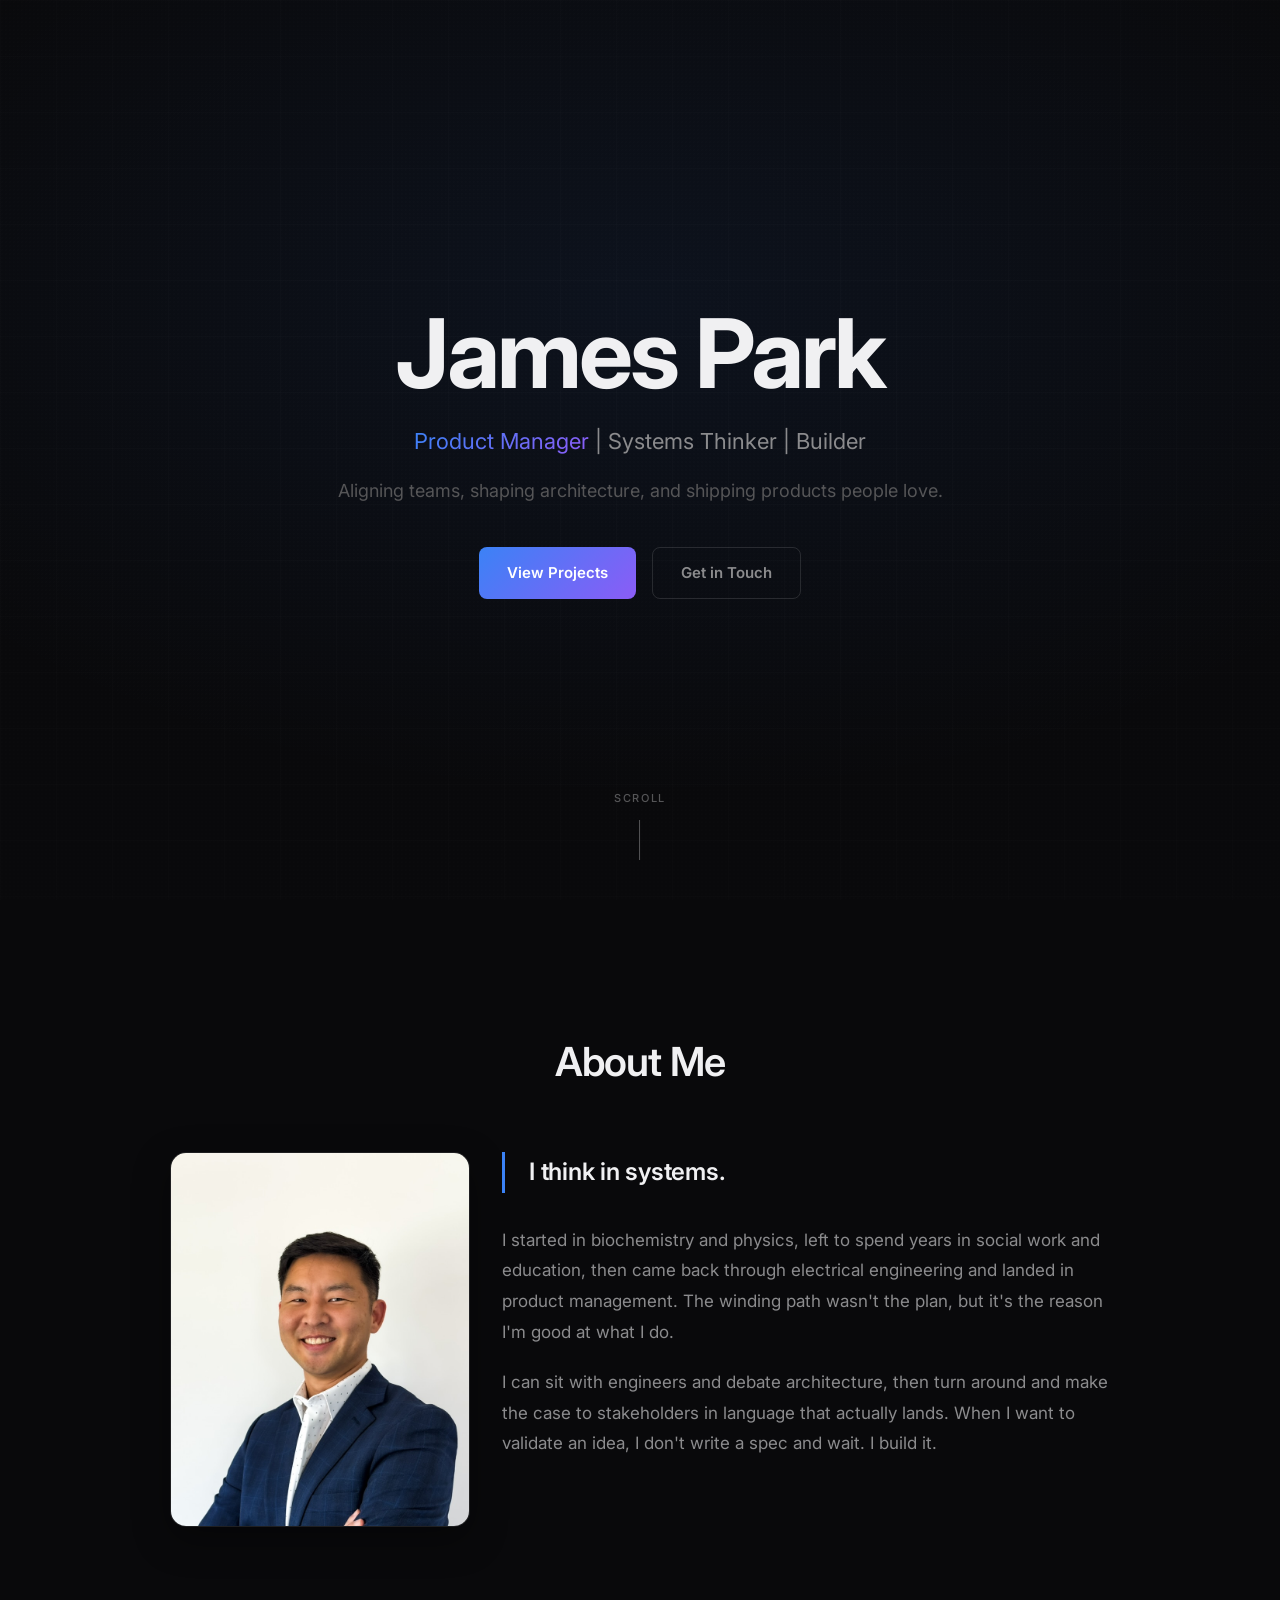
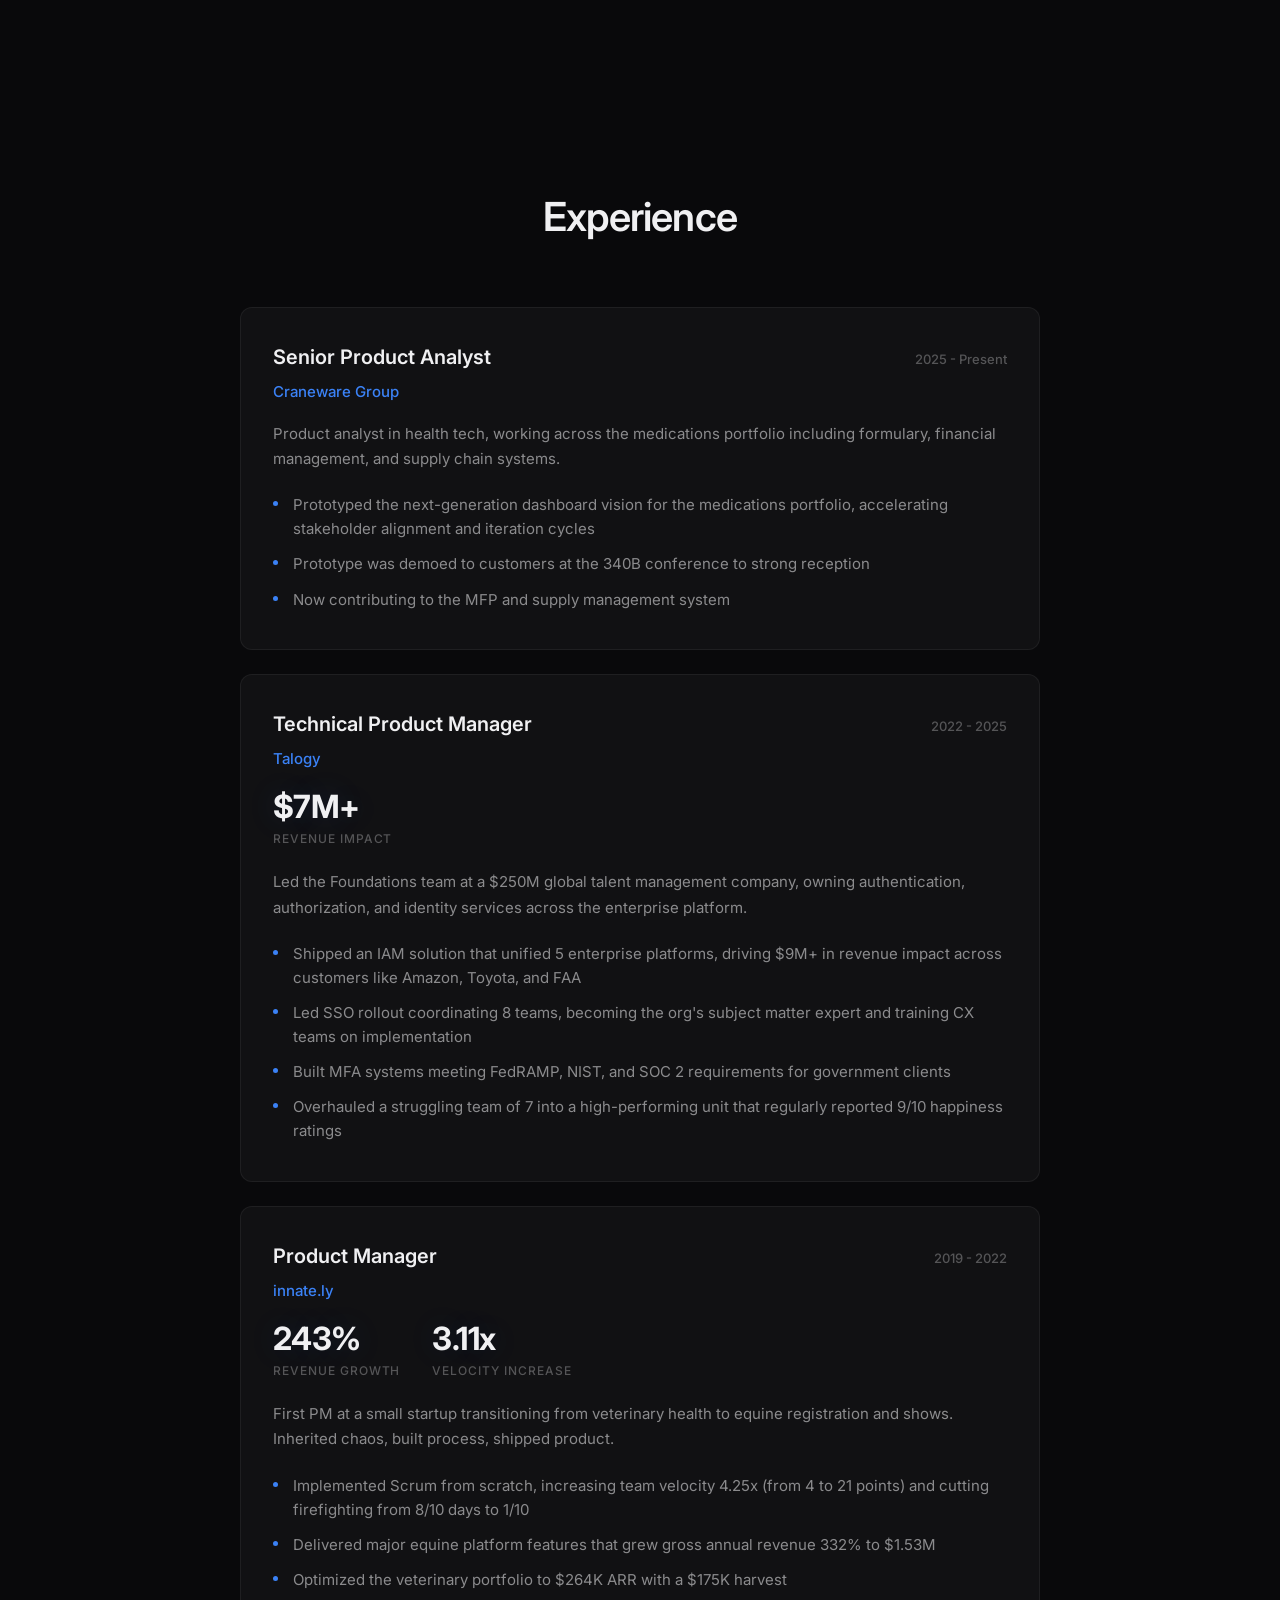
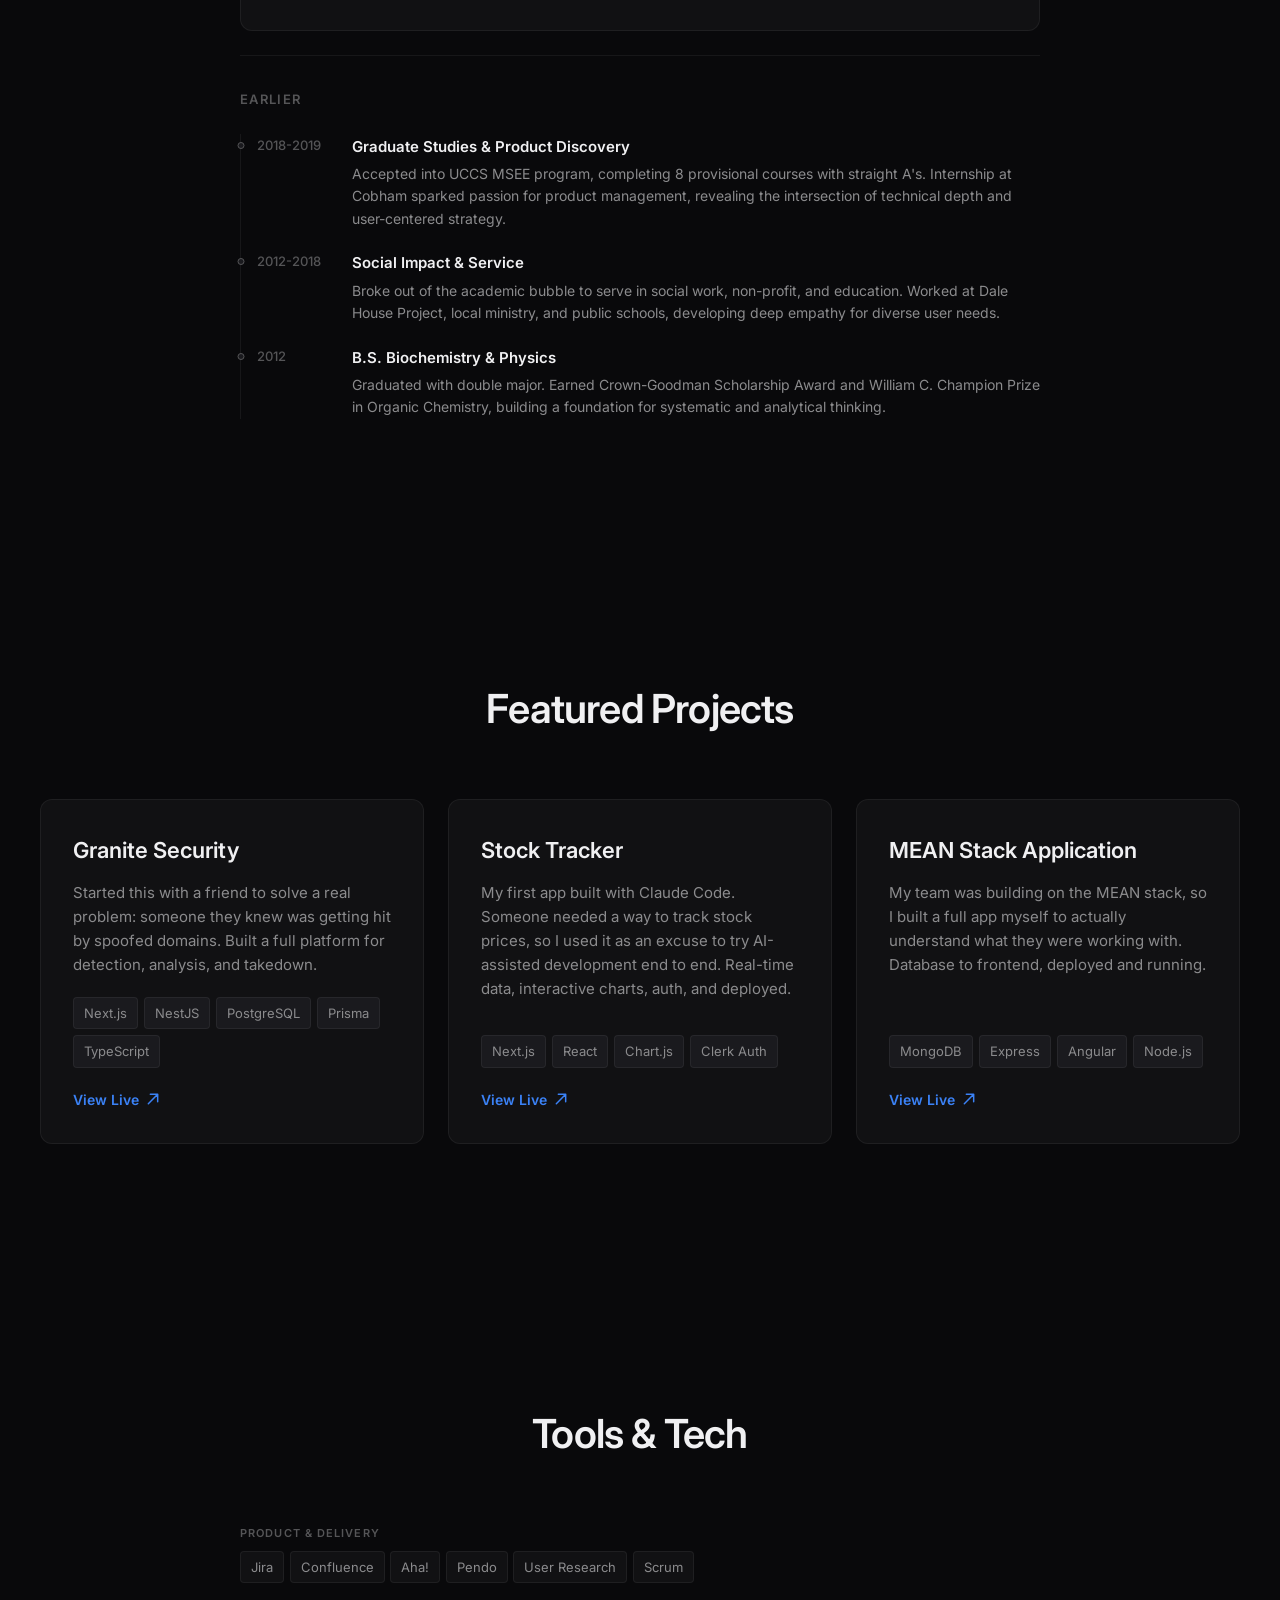
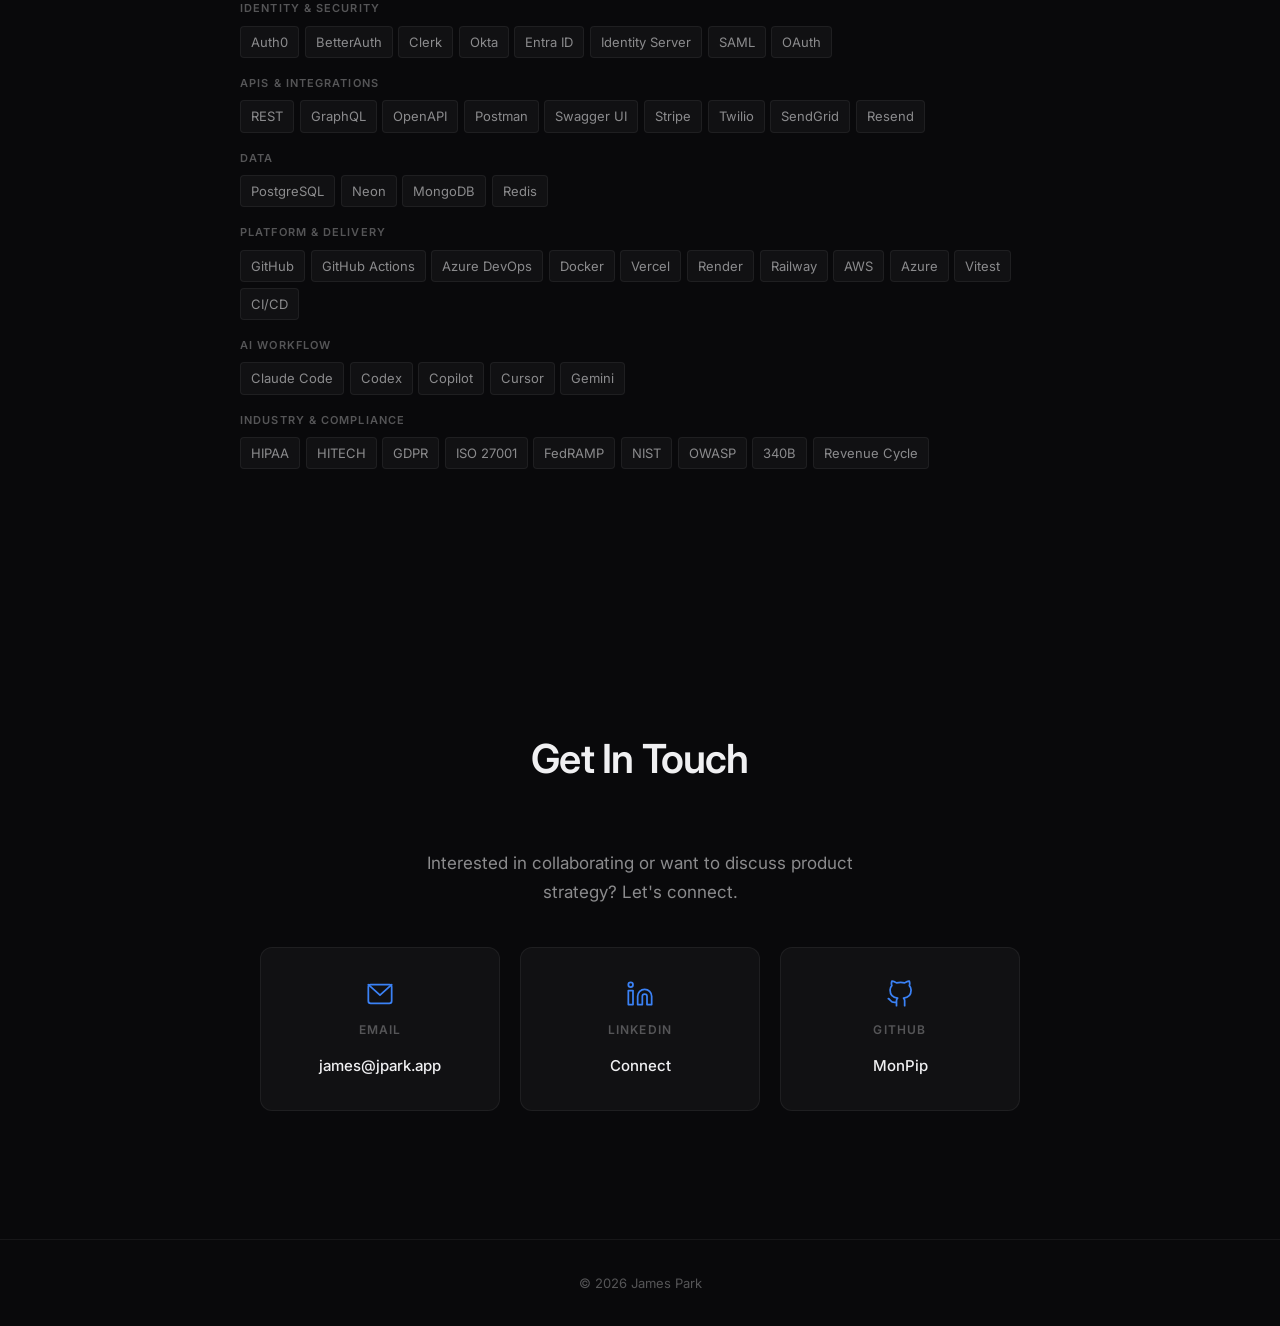
<file: index.html>
<!DOCTYPE html>
<html lang="en">
<head>
    <meta charset="UTF-8">
    <meta name="viewport" content="width=device-width, initial-scale=1.0">
    <meta name="description" content="James Park - Product & Engineering leader specializing in architecture, strategy, and code prototyping">
    <title>James Park | Product & Engineering</title>
    <link rel="preconnect" href="https://fonts.googleapis.com">
    <link rel="preconnect" href="https://fonts.gstatic.com" crossorigin>
    <link href="https://fonts.googleapis.com/css2?family=Inter:wght@400;500;600;700&display=swap" rel="stylesheet">
    <link rel="stylesheet" href="styles.css">
</head>
<body>
    <!-- Cursor Glow -->
    <div id="cursor-glow" class="cursor-glow"></div>

    <!-- Navigation -->
    <nav id="navbar" class="navbar">
        <div class="nav-container">
            <a href="#hero" class="logo">
                <span class="logo-full">James Park</span>
                <span class="logo-short">JP</span>
            </a>
            <ul class="nav-menu">
                <li><a href="#about" class="nav-link">About</a></li>
                <li><a href="#experience" class="nav-link">Experience</a></li>
                <li><a href="#projects" class="nav-link">Projects</a></li>
                <li><a href="#tools" class="nav-link">Tools</a></li>
                <li><a href="#contact" class="nav-link">Contact</a></li>
            </ul>
        </div>
    </nav>

    <!-- Hero Section -->
    <section id="hero" class="hero">
        <div class="hero-bg" aria-hidden="true">
            <div class="hero-bg-grid"></div>
            <div class="hero-bg-noise"></div>
            <div class="hero-bg-vignette"></div>
        </div>
        <div class="hero-content">
            <h1 class="hero-title">James Park</h1>
            <p class="hero-subtitle">
                <span class="gradient-text">Product Manager</span> | Systems Thinker | Builder
            </p>
            <p class="hero-tagline">Aligning teams, shaping architecture, and shipping products people love.</p>
            <div class="hero-ctas">
                <a href="#projects" class="btn btn-primary">View Projects</a>
                <a href="#contact" class="btn btn-ghost">Get in Touch</a>
            </div>
        </div>
        <div class="scroll-indicator">
            <span>Scroll</span>
            <div class="scroll-line"></div>
        </div>
    </section>

    <!-- About Section -->
    <section id="about" class="section">
        <div class="container">
            <h2 class="section-title reveal">About Me</h2>
            <div class="about-content">
                <figure class="about-photo reveal">
                    <img
                        src="assets/2F17AF4E-AFAC-4EE3-B59D-8B2DBE8F120E_1_105_c.jpeg"
                        alt="James Park portrait"
                        loading="lazy"
                        decoding="async"
                    >
                </figure>
                <div class="about-copy">
                    <div class="about-pullquote reveal">
                        <p>I think in systems.</p>
                    </div>
                    <div class="about-text reveal">
                        <p>I started in biochemistry and physics, left to spend years in social work and education, then came back through electrical engineering and landed in product management. The winding path wasn't the plan, but it's the reason I'm good at what I do.</p>
                        <p>I can sit with engineers and debate architecture, then turn around and make the case to stakeholders in language that actually lands. When I want to validate an idea, I don't write a spec and wait. I build it.</p>
                    </div>
                </div>
            </div>
        </div>
    </section>

    <!-- Experience Section -->
    <section id="experience" class="section">
        <div class="container">
            <h2 class="section-title reveal">Experience</h2>
            <div class="experience-container">

                <div class="experience-entry reveal">
                    <div class="experience-header">
                        <div>
                            <h3>Senior Product Analyst</h3>
                            <span class="experience-company">Craneware Group</span>
                        </div>
                        <span class="experience-date">2025 - Present</span>
                    </div>
                    <p class="experience-summary">Product analyst in health tech, working across the medications portfolio including formulary, financial management, and supply chain systems.</p>
                    <ul class="experience-accomplishments">
                        <li>Prototyped the next-generation dashboard vision for the medications portfolio, accelerating stakeholder alignment and iteration cycles</li>
                        <li>Prototype was demoed to customers at the 340B conference to strong reception</li>
                        <li>Now contributing to the MFP and supply management system</li>
                    </ul>
                </div>

                <div class="experience-entry reveal">
                    <div class="experience-header">
                        <div>
                            <h3>Technical Product Manager</h3>
                            <span class="experience-company">Talogy</span>
                        </div>
                        <span class="experience-date">2022 - 2025</span>
                    </div>
                    <div class="stat-row">
                        <div class="stat-callout" data-target="9" data-prefix="$" data-suffix="M+">
                            <span class="stat-number">$0M+</span>
                            <span class="stat-label">Revenue Impact</span>
                        </div>
                    </div>
                    <p class="experience-summary">Led the Foundations team at a $250M global talent management company, owning authentication, authorization, and identity services across the enterprise platform.</p>
                    <ul class="experience-accomplishments">
                        <li>Shipped an IAM solution that unified 5 enterprise platforms, driving $9M+ in revenue impact across customers like Amazon, Toyota, and FAA</li>
                        <li>Led SSO rollout coordinating 8 teams, becoming the org's subject matter expert and training CX teams on implementation</li>
                        <li>Built MFA systems meeting FedRAMP, NIST, and SOC 2 requirements for government clients</li>
                        <li>Overhauled a struggling team of 7 into a high-performing unit that regularly reported 9/10 happiness ratings</li>
                    </ul>
                </div>

                <div class="experience-entry reveal">
                    <div class="experience-header">
                        <div>
                            <h3>Product Manager</h3>
                            <span class="experience-company">innate.ly</span>
                        </div>
                        <span class="experience-date">2019 - 2022</span>
                    </div>
                    <div class="stat-row">
                        <div class="stat-callout" data-target="332" data-suffix="%">
                            <span class="stat-number">0%</span>
                            <span class="stat-label">Revenue Growth</span>
                        </div>
                        <div class="stat-callout" data-target="4.25" data-suffix="x" data-decimals="2">
                            <span class="stat-number">0x</span>
                            <span class="stat-label">Velocity Increase</span>
                        </div>
                    </div>
                    <p class="experience-summary">First PM at a small startup transitioning from veterinary health to equine registration and shows. Inherited chaos, built process, shipped product.</p>
                    <ul class="experience-accomplishments">
                        <li>Implemented Scrum from scratch, increasing team velocity 4.25x (from 4 to 21 points) and cutting firefighting from 8/10 days to 1/10</li>
                        <li>Delivered major equine platform features that grew gross annual revenue 332% to $1.53M</li>
                        <li>Optimized the veterinary portfolio to $264K ARR with a $175K harvest</li>
                    </ul>
                </div>

                <div class="experience-earlier reveal">
                    <h4>Earlier</h4>
                    <div class="timeline">
                        <div class="timeline-item">
                            <span class="timeline-date">2018-2019</span>
                            <div class="timeline-content">
                                <strong>Graduate Studies & Product Discovery</strong>
                                <p>Accepted into UCCS MSEE program, completing 8 provisional courses with straight A's. Internship at Cobham sparked passion for product management, revealing the intersection of technical depth and user-centered strategy.</p>
                            </div>
                        </div>
                        <div class="timeline-item">
                            <span class="timeline-date">2012-2018</span>
                            <div class="timeline-content">
                                <strong>Social Impact & Service</strong>
                                <p>Broke out of the academic bubble to serve in social work, non-profit, and education. Worked at Dale House Project, local ministry, and public schools, developing deep empathy for diverse user needs.</p>
                            </div>
                        </div>
                        <div class="timeline-item">
                            <span class="timeline-date">2012</span>
                            <div class="timeline-content">
                                <strong>B.S. Biochemistry & Physics</strong>
                                <p>Graduated with double major. Earned Crown-Goodman Scholarship Award and William C. Champion Prize in Organic Chemistry, building a foundation for systematic and analytical thinking.</p>
                            </div>
                        </div>
                    </div>
                </div>

            </div>
        </div>
    </section>

    <!-- Projects Section -->
    <section id="projects" class="section">
        <div class="container container-wide">
            <h2 class="section-title reveal">Featured Projects</h2>
            <div class="projects-grid">

                <div class="project-card reveal" data-tilt>
                    <div class="project-card-glow"></div>
                    <div class="project-card-inner">
                        <div class="project-header">
                            <h3>Granite Security</h3>
                        </div>
                        <p class="project-description">Started this with a friend to solve a real problem: someone they knew was getting hit by spoofed domains. Built a full platform for detection, analysis, and takedown.</p>
                        <div class="project-tech">
                            <span class="tech-tag">Next.js</span>
                            <span class="tech-tag">NestJS</span>
                            <span class="tech-tag">PostgreSQL</span>
                            <span class="tech-tag">Prisma</span>
                            <span class="tech-tag">TypeScript</span>
                        </div>
                        <a href="https://www.granitesecurity.app" target="_blank" class="project-link">
                            View Live
                            <svg width="16" height="16" viewBox="0 0 16 16" fill="none"><path d="M3.33 12.67L12.67 3.33M12.67 3.33H5.33M12.67 3.33v7.34" stroke="currentColor" stroke-width="1.5" stroke-linecap="round" stroke-linejoin="round"/></svg>
                        </a>
                    </div>
                </div>

                <div class="project-card reveal" data-tilt>
                    <div class="project-card-glow"></div>
                    <div class="project-card-inner">
                        <div class="project-header">
                            <h3>Stock Tracker</h3>
                        </div>
                        <p class="project-description">My first app built with Claude Code. Someone needed a way to track stock prices, so I used it as an excuse to try AI-assisted development end to end. Real-time data, interactive charts, auth, and deployed.</p>
                        <div class="project-tech">
                            <span class="tech-tag">Next.js</span>
                            <span class="tech-tag">React</span>
                            <span class="tech-tag">Chart.js</span>
                            <span class="tech-tag">Clerk Auth</span>
                        </div>
                        <a href="https://stonks-nextjs.vercel.app/" target="_blank" class="project-link">
                            View Live
                            <svg width="16" height="16" viewBox="0 0 16 16" fill="none"><path d="M3.33 12.67L12.67 3.33M12.67 3.33H5.33M12.67 3.33v7.34" stroke="currentColor" stroke-width="1.5" stroke-linecap="round" stroke-linejoin="round"/></svg>
                        </a>
                    </div>
                </div>

                <div class="project-card reveal" data-tilt>
                    <div class="project-card-glow"></div>
                    <div class="project-card-inner">
                        <div class="project-header">
                            <h3>MEAN Stack Application</h3>
                        </div>
                        <p class="project-description">My team was building on the MEAN stack, so I built a full app myself to actually understand what they were working with. Database to frontend, deployed and running.</p>
                        <div class="project-tech">
                            <span class="tech-tag">MongoDB</span>
                            <span class="tech-tag">Express</span>
                            <span class="tech-tag">Angular</span>
                            <span class="tech-tag">Node.js</span>
                        </div>
                        <a href="https://meanstack2021.onrender.com/" target="_blank" class="project-link">
                            View Live
                            <svg width="16" height="16" viewBox="0 0 16 16" fill="none"><path d="M3.33 12.67L12.67 3.33M12.67 3.33H5.33M12.67 3.33v7.34" stroke="currentColor" stroke-width="1.5" stroke-linecap="round" stroke-linejoin="round"/></svg>
                        </a>
                    </div>
                </div>

            </div>
        </div>
    </section>

    <!-- Tools & Tech Section -->
    <section id="tools" class="section">
        <div class="container">
            <h2 class="section-title reveal">Tools & Tech</h2>
            <div class="tools-strip reveal">
                <div class="tools-group">
                    <span class="tools-label">Product & Delivery</span>
                    <div class="tools-tags">
                        <span class="tool-tag">Jira</span>
                        <span class="tool-tag">Confluence</span>
                        <span class="tool-tag">Aha!</span>
                        <span class="tool-tag">Pendo</span>
                        <span class="tool-tag">User Research</span>
                        <span class="tool-tag">Scrum</span>
                    </div>
                </div>
                <div class="tools-group">
                    <span class="tools-label">Identity & Security</span>
                    <div class="tools-tags">
                        <span class="tool-tag">Auth0</span>
                        <span class="tool-tag">BetterAuth</span>
                        <span class="tool-tag">Clerk</span>
                        <span class="tool-tag">Okta</span>
                        <span class="tool-tag">Entra ID</span>
                        <span class="tool-tag">Identity Server</span>
                        <span class="tool-tag">SAML</span>
                        <span class="tool-tag">OAuth</span>
                    </div>
                </div>
                <div class="tools-group">
                    <span class="tools-label">APIs & Integrations</span>
                    <div class="tools-tags">
                        <span class="tool-tag">REST</span>
                        <span class="tool-tag">GraphQL</span>
                        <span class="tool-tag">OpenAPI</span>
                        <span class="tool-tag">Postman</span>
                        <span class="tool-tag">Swagger UI</span>
                        <span class="tool-tag">Stripe</span>
                        <span class="tool-tag">Twilio</span>
                        <span class="tool-tag">SendGrid</span>
                        <span class="tool-tag">Resend</span>
                    </div>
                </div>
                <div class="tools-group">
                    <span class="tools-label">Data</span>
                    <div class="tools-tags">
                        <span class="tool-tag">PostgreSQL</span>
                        <span class="tool-tag">Neon</span>
                        <span class="tool-tag">MongoDB</span>
                        <span class="tool-tag">Redis</span>
                    </div>
                </div>
                <div class="tools-group">
                    <span class="tools-label">Platform & Delivery</span>
                    <div class="tools-tags">
                        <span class="tool-tag">GitHub</span>
                        <span class="tool-tag">GitHub Actions</span>
                        <span class="tool-tag">Azure DevOps</span>
                        <span class="tool-tag">Docker</span>
                        <span class="tool-tag">Vercel</span>
                        <span class="tool-tag">Render</span>
                        <span class="tool-tag">Railway</span>
                        <span class="tool-tag">AWS</span>
                        <span class="tool-tag">Azure</span>
                        <span class="tool-tag">Vitest</span>
                        <span class="tool-tag">CI/CD</span>
                    </div>
                </div>
                <div class="tools-group">
                    <span class="tools-label">AI Workflow</span>
                    <div class="tools-tags">
                        <span class="tool-tag">Claude Code</span>
                        <span class="tool-tag">Codex</span>
                        <span class="tool-tag">Copilot</span>
                        <span class="tool-tag">Cursor</span>
                        <span class="tool-tag">Gemini</span>
                    </div>
                </div>
                <div class="tools-group">
                    <span class="tools-label">Industry & Compliance</span>
                    <div class="tools-tags">
                        <span class="tool-tag">HIPAA</span>
                        <span class="tool-tag">HITECH</span>
                        <span class="tool-tag">GDPR</span>
                        <span class="tool-tag">ISO 27001</span>
                        <span class="tool-tag">FedRAMP</span>
                        <span class="tool-tag">NIST</span>
                        <span class="tool-tag">OWASP</span>
                        <span class="tool-tag">340B</span>
                        <span class="tool-tag">Revenue Cycle</span>
                    </div>
                </div>
            </div>
        </div>
    </section>

    <!-- Contact Section -->
    <section id="contact" class="section">
        <div class="container">
            <h2 class="section-title reveal">Get In Touch</h2>
            <p class="contact-intro reveal">Interested in collaborating or want to discuss product strategy? Let's connect.</p>
            <div class="contact-links reveal">
                <a href="mailto:james@jpark.app" class="contact-card">
                    <svg width="28" height="28" viewBox="0 0 24 24" fill="none" stroke="currentColor" stroke-width="1.5" stroke-linecap="round" stroke-linejoin="round">
                        <rect x="2" y="4" width="20" height="16" rx="2"/>
                        <path d="M22 4L12 13L2 4"/>
                    </svg>
                    <span class="contact-card-label">Email</span>
                    <span class="contact-card-value">james@jpark.app</span>
                </a>
                <a href="https://www.linkedin.com/in/pm-j-park/" class="contact-card" target="_blank">
                    <svg width="28" height="28" viewBox="0 0 24 24" fill="none" stroke="currentColor" stroke-width="1.5" stroke-linecap="round" stroke-linejoin="round">
                        <path d="M16 8a6 6 0 016 6v7h-4v-7a2 2 0 00-2-2 2 2 0 00-2 2v7h-4v-7a6 6 0 016-6z"/>
                        <rect x="2" y="9" width="4" height="12"/>
                        <circle cx="4" cy="4" r="2"/>
                    </svg>
                    <span class="contact-card-label">LinkedIn</span>
                    <span class="contact-card-value">Connect</span>
                </a>
                <a href="https://github.com/MonPip" class="contact-card" target="_blank">
                    <svg width="28" height="28" viewBox="0 0 24 24" fill="none" stroke="currentColor" stroke-width="1.5" stroke-linecap="round" stroke-linejoin="round">
                        <path d="M9 19c-5 1.5-5-2.5-7-3m14 6v-3.87a3.37 3.37 0 00-.94-2.61c3.14-.35 6.44-1.54 6.44-7A5.44 5.44 0 0020 4.77 5.07 5.07 0 0019.91 1S18.73.65 16 2.48a13.38 13.38 0 00-7 0C6.27.65 5.09 1 5.09 1A5.07 5.07 0 005 4.77a5.44 5.44 0 00-1.5 3.78c0 5.42 3.3 6.61 6.44 7A3.37 3.37 0 009 18.13V22"/>
                    </svg>
                    <span class="contact-card-label">GitHub</span>
                    <span class="contact-card-value">MonPip</span>
                </a>
            </div>
        </div>
    </section>

    <!-- Footer -->
    <footer class="footer">
        <div class="container">
            <p>&copy; 2026 James Park</p>
        </div>
    </footer>

    <script src="script.js"></script>
</body>
</html>
</file>
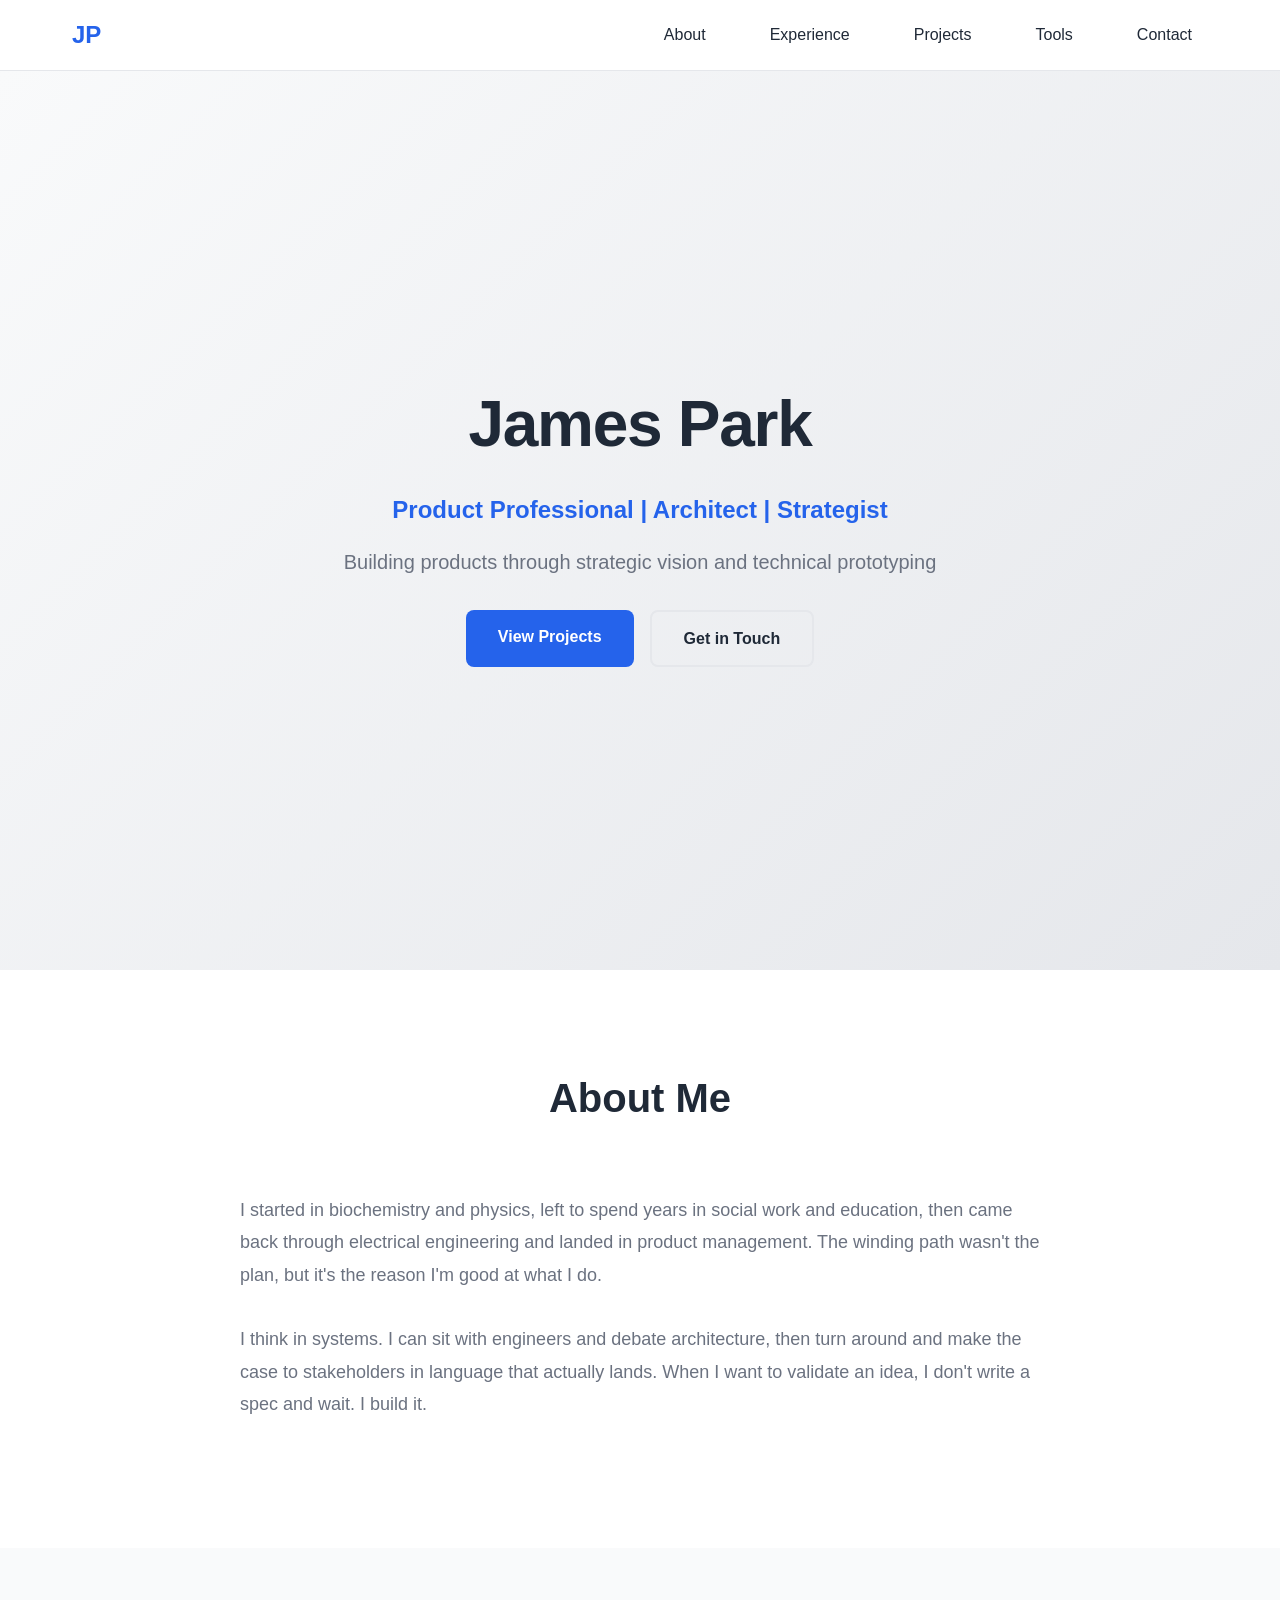
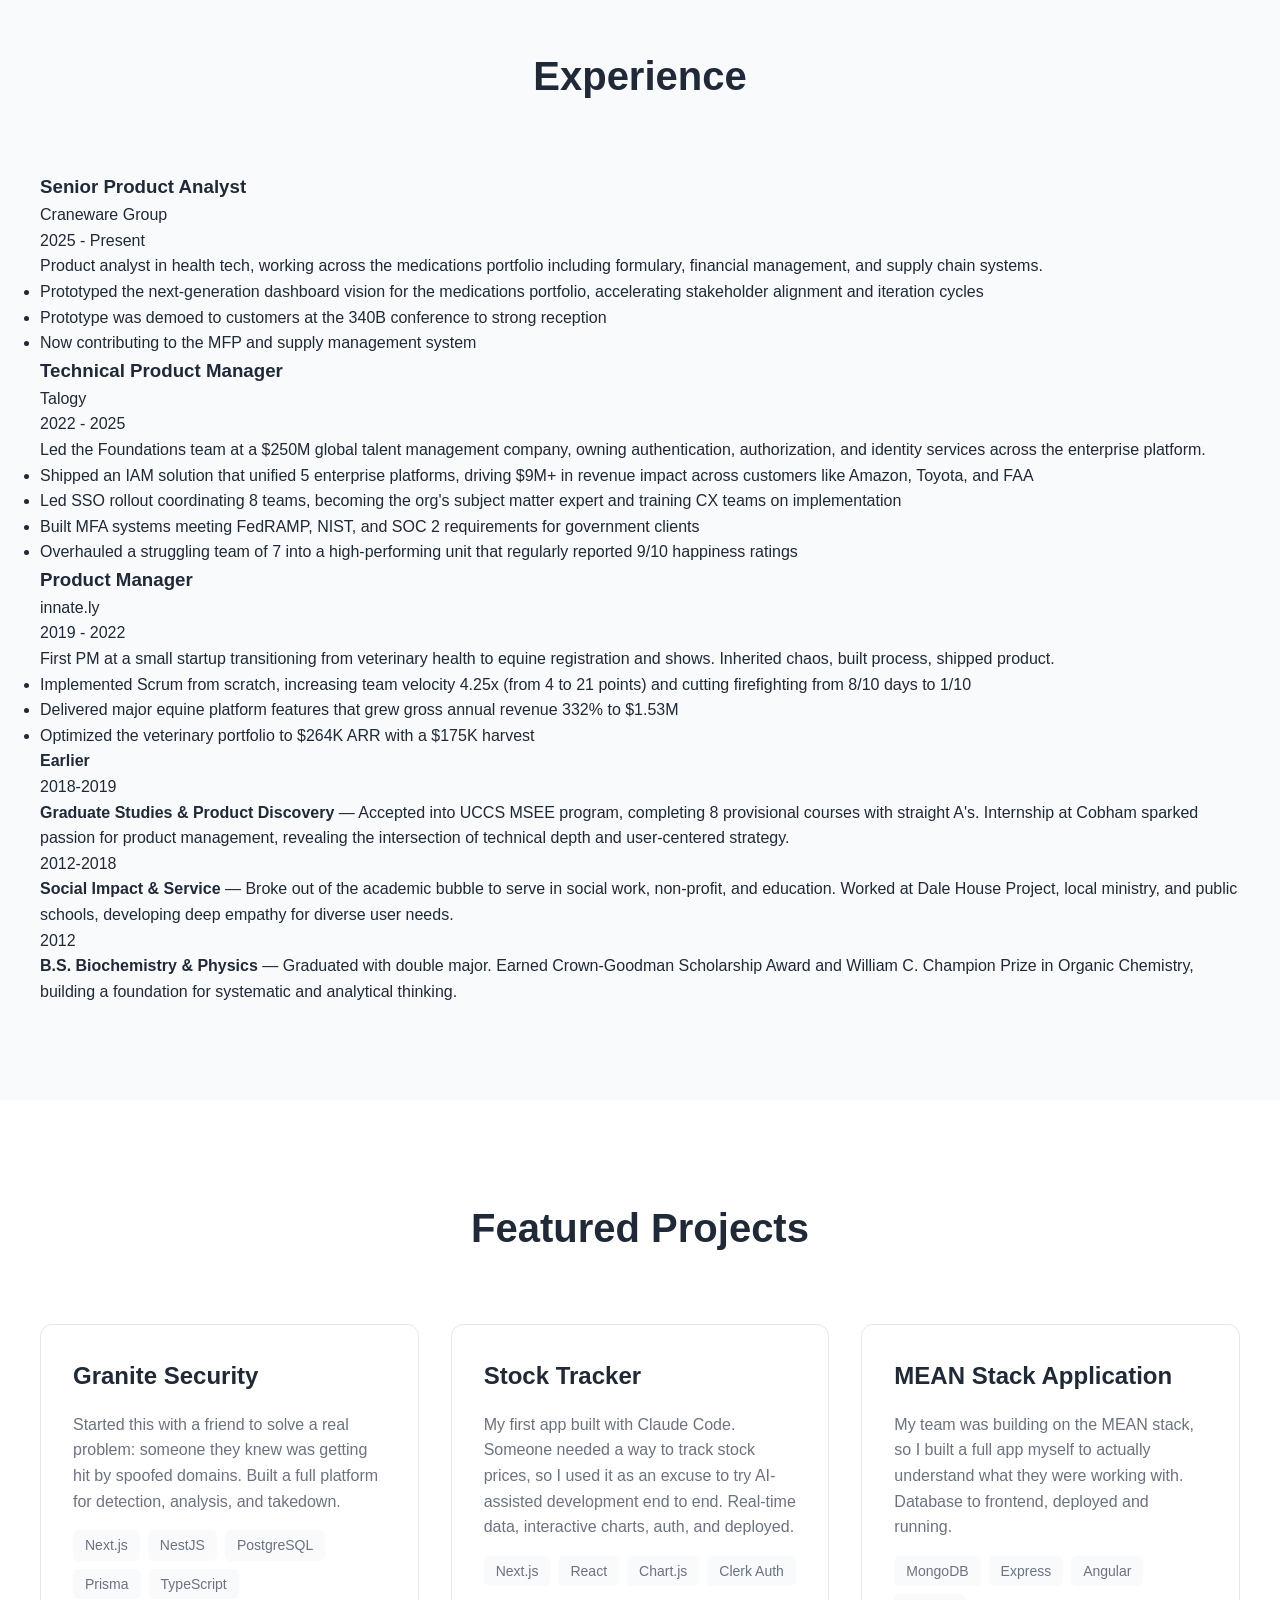
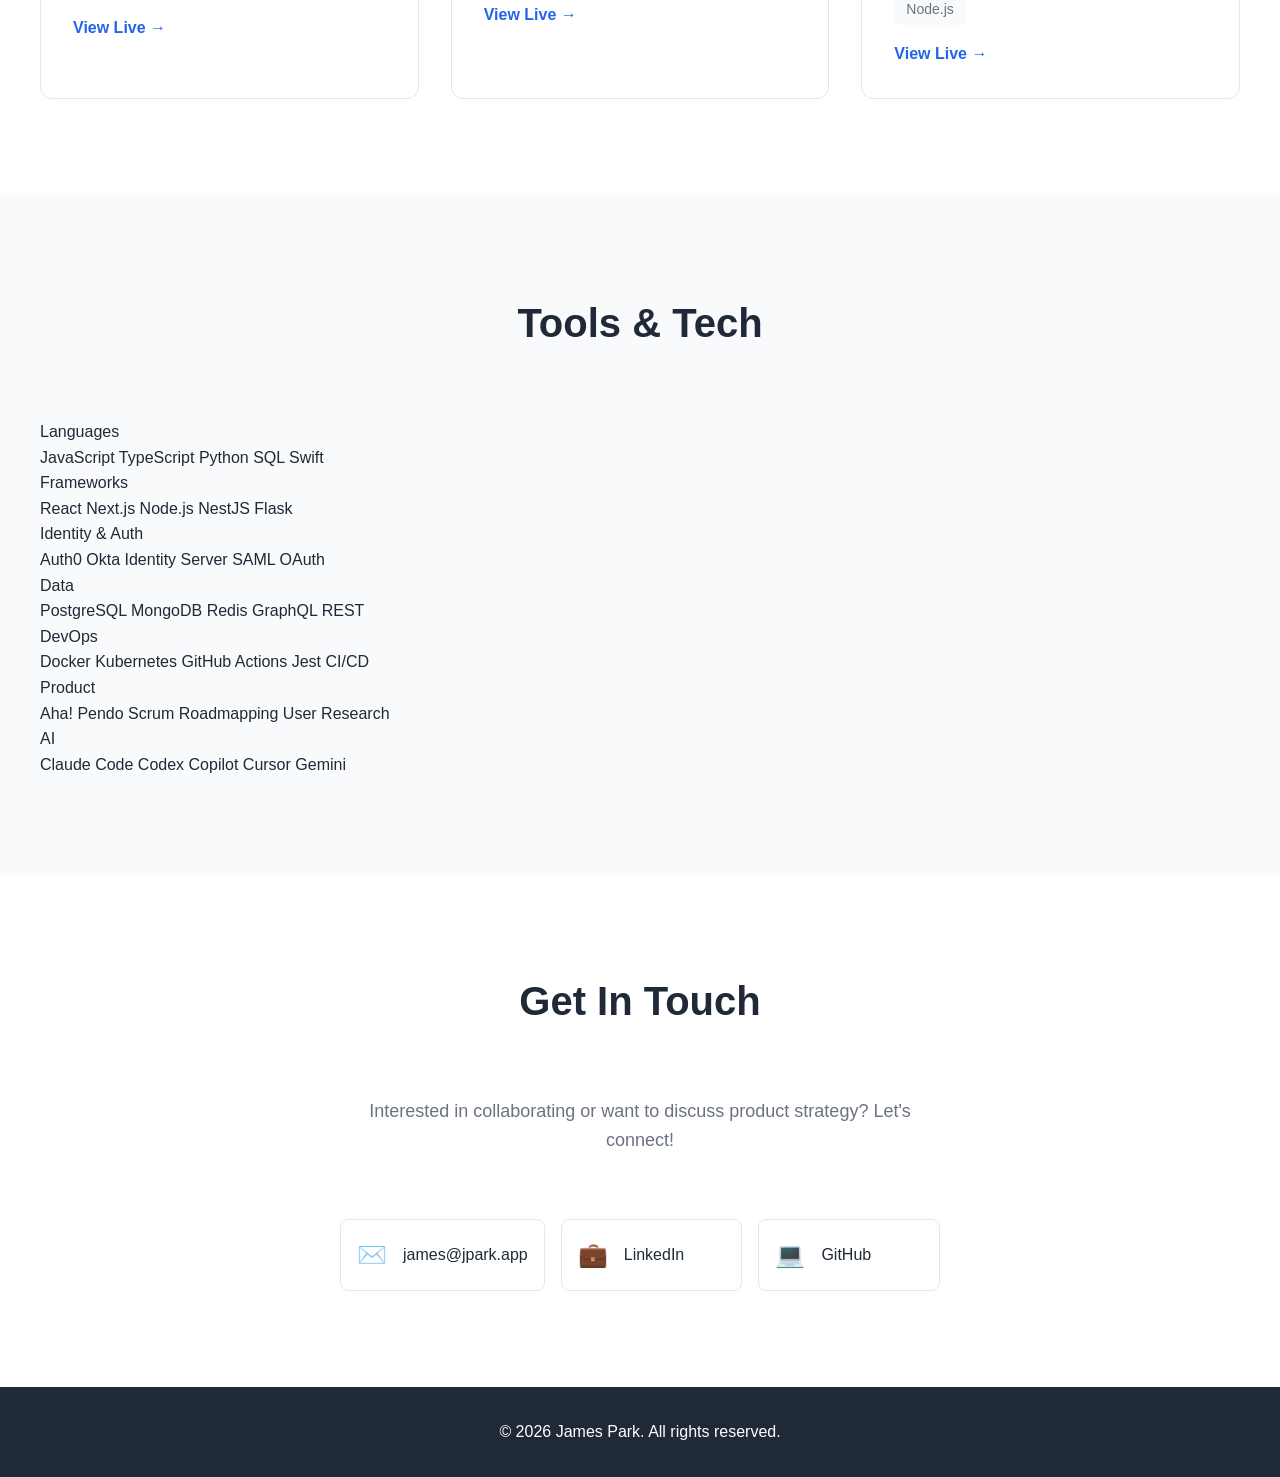
<file: classic.html>
<!DOCTYPE html>
<html lang="en">
<head>
    <meta charset="UTF-8">
    <meta name="viewport" content="width=device-width, initial-scale=1.0">
    <meta name="description" content="James Park - Product Professional specializing in architecture, strategy, and code prototyping">
    <title>James Park | Product Professional</title>
    <link rel="stylesheet" href="classic.css">
</head>
<body>
    <!-- Navigation -->
    <nav class="navbar">
        <div class="nav-container">
            <a href="#" class="logo">JP</a>
            <ul class="nav-menu">
                <li><a href="#about" class="nav-link">About</a></li>
                <li><a href="#experience" class="nav-link">Experience</a></li>
                <li><a href="#projects" class="nav-link">Projects</a></li>
                <li><a href="#tools" class="nav-link">Tools</a></li>
                <li><a href="#contact" class="nav-link">Contact</a></li>
            </ul>
        </div>
    </nav>

    <!-- Hero Section -->
    <section class="hero">
        <div class="hero-content">
            <h1 class="fade-in">James Park</h1>
            <p class="subtitle fade-in">Product Professional | Architect | Strategist</p>
            <p class="description fade-in">Building products through strategic vision and technical prototyping</p>
            <div class="cta-buttons fade-in">
                <a href="#projects" class="btn btn-primary">View Projects</a>
                <a href="#contact" class="btn btn-secondary">Get in Touch</a>
            </div>
        </div>
    </section>

    <!-- About Section -->
    <section id="about" class="section about">
        <div class="container">
            <h2 class="section-title">About Me</h2>
            <div class="about-content">
                <div class="about-text">
                    <p>I started in biochemistry and physics, left to spend years in social work and education, then came back through electrical engineering and landed in product management. The winding path wasn't the plan, but it's the reason I'm good at what I do.</p>
                    <p>I think in systems. I can sit with engineers and debate architecture, then turn around and make the case to stakeholders in language that actually lands. When I want to validate an idea, I don't write a spec and wait. I build it.</p>
                </div>
            </div>
        </div>
    </section>

    <!-- Experience Section -->
    <section id="experience" class="section experience">
        <div class="container">
            <h2 class="section-title">Experience</h2>
            <div class="experience-container">

                <div class="experience-entry">
                    <div class="experience-header">
                        <div>
                            <h3>Senior Product Analyst</h3>
                            <span class="experience-company">Craneware Group</span>
                        </div>
                        <span class="experience-date">2025 - Present</span>
                    </div>
                    <p class="experience-summary">Product analyst in health tech, working across the medications portfolio including formulary, financial management, and supply chain systems.</p>
                    <ul class="experience-accomplishments">
                        <li>Prototyped the next-generation dashboard vision for the medications portfolio, accelerating stakeholder alignment and iteration cycles</li>
                        <li>Prototype was demoed to customers at the 340B conference to strong reception</li>
                        <li>Now contributing to the MFP and supply management system</li>
                    </ul>
                </div>

                <div class="experience-entry">
                    <div class="experience-header">
                        <div>
                            <h3>Technical Product Manager</h3>
                            <span class="experience-company">Talogy</span>
                        </div>
                        <span class="experience-date">2022 - 2025</span>
                    </div>
                    <p class="experience-summary">Led the Foundations team at a $250M global talent management company, owning authentication, authorization, and identity services across the enterprise platform.</p>
                    <ul class="experience-accomplishments">
                        <li>Shipped an IAM solution that unified 5 enterprise platforms, driving $9M+ in revenue impact across customers like Amazon, Toyota, and FAA</li>
                        <li>Led SSO rollout coordinating 8 teams, becoming the org's subject matter expert and training CX teams on implementation</li>
                        <li>Built MFA systems meeting FedRAMP, NIST, and SOC 2 requirements for government clients</li>
                        <li>Overhauled a struggling team of 7 into a high-performing unit that regularly reported 9/10 happiness ratings</li>
                    </ul>
                </div>

                <div class="experience-entry">
                    <div class="experience-header">
                        <div>
                            <h3>Product Manager</h3>
                            <span class="experience-company">innate.ly</span>
                        </div>
                        <span class="experience-date">2019 - 2022</span>
                    </div>
                    <p class="experience-summary">First PM at a small startup transitioning from veterinary health to equine registration and shows. Inherited chaos, built process, shipped product.</p>
                    <ul class="experience-accomplishments">
                        <li>Implemented Scrum from scratch, increasing team velocity 4.25x (from 4 to 21 points) and cutting firefighting from 8/10 days to 1/10</li>
                        <li>Delivered major equine platform features that grew gross annual revenue 332% to $1.53M</li>
                        <li>Optimized the veterinary portfolio to $264K ARR with a $175K harvest</li>
                    </ul>
                </div>

                <div class="experience-earlier">
                    <h4>Earlier</h4>
                    <div class="experience-earlier-items">
                        <div class="experience-earlier-item">
                            <span class="experience-date">2018-2019</span>
                            <p><strong>Graduate Studies & Product Discovery</strong> — Accepted into UCCS MSEE program, completing 8 provisional courses with straight A's. Internship at Cobham sparked passion for product management, revealing the intersection of technical depth and user-centered strategy.</p>
                        </div>
                        <div class="experience-earlier-item">
                            <span class="experience-date">2012-2018</span>
                            <p><strong>Social Impact & Service</strong> — Broke out of the academic bubble to serve in social work, non-profit, and education. Worked at Dale House Project, local ministry, and public schools, developing deep empathy for diverse user needs.</p>
                        </div>
                        <div class="experience-earlier-item">
                            <span class="experience-date">2012</span>
                            <p><strong>B.S. Biochemistry & Physics</strong> — Graduated with double major. Earned Crown-Goodman Scholarship Award and William C. Champion Prize in Organic Chemistry, building a foundation for systematic and analytical thinking.</p>
                        </div>
                    </div>
                </div>

            </div>
        </div>
    </section>

    <!-- Projects Section -->
    <section id="projects" class="section projects">
        <div class="container">
            <h2 class="section-title">Featured Projects</h2>
            <div class="projects-grid">
                <div class="project-card">
                    <div class="project-header">
                        <h3>Granite Security</h3>
                    </div>
                    <p class="project-description">Started this with a friend to solve a real problem: someone they knew was getting hit by spoofed domains. Built a full platform for detection, analysis, and takedown.</p>
                    <div class="project-tech">
                        <span class="tech-tag">Next.js</span>
                        <span class="tech-tag">NestJS</span>
                        <span class="tech-tag">PostgreSQL</span>
                        <span class="tech-tag">Prisma</span>
                        <span class="tech-tag">TypeScript</span>
                    </div>
                    <a href="https://www.granitesecurity.app" target="_blank" class="project-link">View Live →</a>
                </div>

                <div class="project-card">
                    <div class="project-header">
                        <h3>Stock Tracker</h3>
                    </div>
                    <p class="project-description">My first app built with Claude Code. Someone needed a way to track stock prices, so I used it as an excuse to try AI-assisted development end to end. Real-time data, interactive charts, auth, and deployed.</p>
                    <div class="project-tech">
                        <span class="tech-tag">Next.js</span>
                        <span class="tech-tag">React</span>
                        <span class="tech-tag">Chart.js</span>
                        <span class="tech-tag">Clerk Auth</span>
                    </div>
                    <a href="https://stonks-nextjs.vercel.app/" target="_blank" class="project-link">View Live →</a>
                </div>

                <div class="project-card">
                    <div class="project-header">
                        <h3>MEAN Stack Application</h3>
                    </div>
                    <p class="project-description">My team was building on the MEAN stack, so I built a full app myself to actually understand what they were working with. Database to frontend, deployed and running.</p>
                    <div class="project-tech">
                        <span class="tech-tag">MongoDB</span>
                        <span class="tech-tag">Express</span>
                        <span class="tech-tag">Angular</span>
                        <span class="tech-tag">Node.js</span>
                    </div>
                    <a href="https://meanstack2021.onrender.com/" target="_blank" class="project-link">View Live →</a>
                </div>
            </div>
        </div>
    </section>

    <!-- Tools & Tech Section -->
    <section id="tools" class="section tools">
        <div class="container">
            <h2 class="section-title">Tools & Tech</h2>
            <div class="tools-strip">
                <div class="tools-group">
                    <span class="tools-label">Languages</span>
                    <div class="tools-tags">
                        <span class="tool-tag">JavaScript</span>
                        <span class="tool-tag">TypeScript</span>
                        <span class="tool-tag">Python</span>
                        <span class="tool-tag">SQL</span>
                        <span class="tool-tag">Swift</span>
                    </div>
                </div>
                <div class="tools-group">
                    <span class="tools-label">Frameworks</span>
                    <div class="tools-tags">
                        <span class="tool-tag">React</span>
                        <span class="tool-tag">Next.js</span>
                        <span class="tool-tag">Node.js</span>
                        <span class="tool-tag">NestJS</span>
                        <span class="tool-tag">Flask</span>
                    </div>
                </div>
                <div class="tools-group">
                    <span class="tools-label">Identity & Auth</span>
                    <div class="tools-tags">
                        <span class="tool-tag">Auth0</span>
                        <span class="tool-tag">Okta</span>
                        <span class="tool-tag">Identity Server</span>
                        <span class="tool-tag">SAML</span>
                        <span class="tool-tag">OAuth</span>
                    </div>
                </div>
                <div class="tools-group">
                    <span class="tools-label">Data</span>
                    <div class="tools-tags">
                        <span class="tool-tag">PostgreSQL</span>
                        <span class="tool-tag">MongoDB</span>
                        <span class="tool-tag">Redis</span>
                        <span class="tool-tag">GraphQL</span>
                        <span class="tool-tag">REST</span>
                    </div>
                </div>
                <div class="tools-group">
                    <span class="tools-label">DevOps</span>
                    <div class="tools-tags">
                        <span class="tool-tag">Docker</span>
                        <span class="tool-tag">Kubernetes</span>
                        <span class="tool-tag">GitHub Actions</span>
                        <span class="tool-tag">Jest</span>
                        <span class="tool-tag">CI/CD</span>
                    </div>
                </div>
                <div class="tools-group">
                    <span class="tools-label">Product</span>
                    <div class="tools-tags">
                        <span class="tool-tag">Aha!</span>
                        <span class="tool-tag">Pendo</span>
                        <span class="tool-tag">Scrum</span>
                        <span class="tool-tag">Roadmapping</span>
                        <span class="tool-tag">User Research</span>
                    </div>
                </div>
                <div class="tools-group">
                    <span class="tools-label">AI</span>
                    <div class="tools-tags">
                        <span class="tool-tag">Claude Code</span>
                        <span class="tool-tag">Codex</span>
                        <span class="tool-tag">Copilot</span>
                        <span class="tool-tag">Cursor</span>
                        <span class="tool-tag">Gemini</span>
                    </div>
                </div>
            </div>
        </div>
    </section>

    <!-- Contact Section -->
    <section id="contact" class="section contact">
        <div class="container">
            <h2 class="section-title">Get In Touch</h2>
            <p class="contact-intro">Interested in collaborating or want to discuss product strategy? Let's connect!</p>

            <div class="contact-content">
                <div class="contact-links">
                    <a href="mailto:james@jpark.app" class="contact-item">
                        <span class="contact-icon">✉️</span>
                        <span>james@jpark.app</span>
                    </a>
                    <a href="https://www.linkedin.com/in/pm-j-park/" class="contact-item" target="_blank">
                        <span class="contact-icon">💼</span>
                        <span>LinkedIn</span>
                    </a>
                    <a href="https://github.com/MonPip" class="contact-item" target="_blank">
                        <span class="contact-icon">💻</span>
                        <span>GitHub</span>
                    </a>
                </div>
            </div>
        </div>
    </section>

    <!-- Footer -->
    <footer class="footer">
        <div class="container">
            <p>&copy; 2026 James Park. All rights reserved.</p>
        </div>
    </footer>

    <script src="classic-script.js"></script>
</body>
</html>
</file>
<file: styles.css>
/* ============================================
   Reset & Base
   ============================================ */
*, *::before, *::after {
    margin: 0;
    padding: 0;
    box-sizing: border-box;
}

:root {
    --bg-primary: #09090b;
    --bg-surface: #111113;
    --bg-surface-2: #1a1a1e;
    --border: rgba(255, 255, 255, 0.06);
    --border-hover: rgba(255, 255, 255, 0.12);
    --text-primary: #f0f0f2;
    --text-secondary: #8b8b8d;
    --text-muted: #555557;
    --accent: #3b82f6;
    --accent-hover: #2563eb;
    --accent-glow: rgba(59, 130, 246, 0.15);
    --hero-grid-line: rgba(240, 240, 242, 0.04);
    --hero-noise-dot: rgba(240, 240, 242, 0.06);
    --hero-vignette: rgba(9, 9, 11, 0.74);
    --gradient: linear-gradient(135deg, #3b82f6, #8b5cf6);
    --font-primary: 'Inter', -apple-system, BlinkMacSystemFont, 'Segoe UI', sans-serif;
    --navbar-height: 64px;
    --max-width: 1000px;
    --max-width-wide: 1200px;
    --transition: all 0.3s ease;
}

html {
    scroll-behavior: smooth;
    font-size: 16px;
}

body {
    font-family: var(--font-primary);
    color: var(--text-primary);
    background-color: var(--bg-primary);
    line-height: 1.7;
    overflow-x: hidden;
    -webkit-font-smoothing: antialiased;
    -moz-osx-font-smoothing: grayscale;
}

a {
    color: inherit;
    text-decoration: none;
}

ul {
    list-style: none;
}

/* ============================================
   Cursor Glow
   ============================================ */
.cursor-glow {
    position: fixed;
    width: 300px;
    height: 300px;
    border-radius: 50%;
    background: radial-gradient(circle, rgba(59, 130, 246, 0.07) 0%, transparent 70%);
    pointer-events: none;
    z-index: 9999;
    transform: translate(-50%, -50%);
    opacity: 0;
    transition: opacity 0.4s ease;
}

.cursor-glow.visible {
    opacity: 1;
}

/* ============================================
   Navigation
   ============================================ */
.navbar {
    position: fixed;
    top: 0;
    width: 100%;
    z-index: 1000;
    background: rgba(9, 9, 11, 0.8);
    backdrop-filter: blur(16px);
    -webkit-backdrop-filter: blur(16px);
    border-bottom: 1px solid var(--border);
    transform: translateY(-100%);
    opacity: 0;
    transition: transform 0.4s ease, opacity 0.4s ease;
}

.navbar.visible {
    transform: translateY(0);
    opacity: 1;
}

.nav-container {
    max-width: var(--max-width-wide);
    margin: 0 auto;
    padding: 0 2rem;
    height: var(--navbar-height);
    display: flex;
    justify-content: space-between;
    align-items: center;
}

.logo {
    font-size: 1.25rem;
    font-weight: 700;
    color: var(--text-primary);
    letter-spacing: -0.02em;
    transition: color 0.3s ease;
}

.logo-full {
    display: inline;
}

.logo-short {
    display: none;
}

.logo:hover {
    color: var(--accent);
}

.nav-menu {
    display: flex;
    gap: 0.5rem;
}

.nav-link {
    color: var(--text-secondary);
    font-weight: 500;
    font-size: 0.875rem;
    padding: 0.5rem 0.875rem;
    border-radius: 6px;
    transition: var(--transition);
}

.nav-link:hover {
    color: var(--text-primary);
    background: var(--bg-surface-2);
}

.nav-link.active {
    color: var(--accent);
    background: var(--accent-glow);
}

/* ============================================
   Hero Section
   ============================================ */
.hero {
    position: relative;
    min-height: 100vh;
    display: flex;
    align-items: center;
    justify-content: center;
    overflow: hidden;
    isolation: isolate;
}

.hero-bg {
    position: absolute;
    inset: 0;
    pointer-events: none;
    z-index: 0;
}

.hero-bg-grid,
.hero-bg-noise,
.hero-bg-vignette {
    position: absolute;
    inset: 0;
}

.hero-bg-grid {
    background-image:
        linear-gradient(to right, var(--hero-grid-line) 1px, transparent 1px),
        linear-gradient(to bottom, var(--hero-grid-line) 1px, transparent 1px);
    background-size: 56px 56px;
    opacity: 0.48;
}

.hero-bg-noise {
    background-image: radial-gradient(var(--hero-noise-dot) 0.8px, transparent 0.8px);
    background-size: 4px 4px;
    opacity: 0.12;
}

.hero-bg-vignette {
    background:
        radial-gradient(70% 55% at 50% 34%, rgba(59, 130, 246, 0.08), transparent 100%),
        radial-gradient(120% 92% at 50% 44%, transparent 0%, var(--hero-vignette) 100%);
}

.hero-content {
    position: relative;
    z-index: 1;
    text-align: center;
    max-width: 800px;
    padding: 0 2rem;
}

.hero-title {
    font-size: clamp(3rem, 8vw, 6rem);
    font-weight: 700;
    letter-spacing: -0.03em;
    line-height: 1.1;
    margin-bottom: 1rem;
}

.hero-subtitle {
    font-size: clamp(1rem, 2.5vw, 1.375rem);
    color: var(--text-secondary);
    font-weight: 400;
    margin-bottom: 1rem;
}

.gradient-text {
    background: var(--gradient);
    -webkit-background-clip: text;
    -webkit-text-fill-color: transparent;
    background-clip: text;
}

.hero-tagline {
    font-size: 1.125rem;
    color: var(--text-muted);
    margin-bottom: 2.5rem;
}

.hero-ctas {
    display: flex;
    gap: 1rem;
    justify-content: center;
}

/* Buttons */
.btn {
    padding: 0.75rem 1.75rem;
    border-radius: 8px;
    font-weight: 600;
    font-size: 0.9375rem;
    font-family: var(--font-primary);
    transition: var(--transition);
    display: inline-flex;
    align-items: center;
    gap: 0.5rem;
    cursor: pointer;
    border: none;
}

.btn-primary {
    background: var(--gradient);
    color: #fff;
}

.btn-primary:hover {
    transform: translateY(-2px);
    box-shadow: 0 8px 30px rgba(59, 130, 246, 0.3);
}

.btn-ghost {
    background: transparent;
    color: var(--text-secondary);
    border: 1px solid var(--border-hover);
}

.btn-ghost:hover {
    border-color: var(--accent);
    color: var(--accent);
    transform: translateY(-2px);
}

/* Scroll Indicator */
.scroll-indicator {
    position: absolute;
    bottom: 2.5rem;
    left: 50%;
    transform: translateX(-50%);
    display: flex;
    flex-direction: column;
    align-items: center;
    gap: 0.75rem;
    z-index: 1;
}

.scroll-indicator span {
    font-size: 0.6875rem;
    color: var(--text-muted);
    text-transform: uppercase;
    letter-spacing: 0.15em;
    font-weight: 500;
}

.scroll-line {
    width: 1px;
    height: 40px;
    background: var(--text-muted);
    position: relative;
    overflow: hidden;
}

.scroll-line::after {
    content: '';
    position: absolute;
    top: -100%;
    left: 0;
    width: 100%;
    height: 100%;
    background: var(--accent);
    animation: scrollPulse 2s ease-in-out infinite;
}

@keyframes scrollPulse {
    0% { top: -100%; }
    50% { top: 100%; }
    100% { top: 100%; }
}

/* ============================================
   Shared Section Styles
   ============================================ */
.section {
    padding: clamp(4rem, 10vw, 8rem) 2rem;
}

.container {
    max-width: var(--max-width);
    margin: 0 auto;
}

.container-wide {
    max-width: var(--max-width-wide);
}

.section-title {
    font-size: clamp(1.75rem, 4vw, 2.5rem);
    font-weight: 600;
    text-align: center;
    margin-bottom: 3.5rem;
    letter-spacing: -0.02em;
}

/* ============================================
   Reveal Animations
   ============================================ */
.reveal {
    opacity: 0;
    transform: translateY(30px);
    transition: opacity 0.6s ease, transform 0.6s ease;
}

.reveal.revealed {
    opacity: 1;
    transform: translateY(0);
}

/* ============================================
   About Section
   ============================================ */
.about-content {
    max-width: 940px;
    margin: 0 auto;
    display: grid;
    grid-template-columns: minmax(220px, 300px) minmax(0, 1fr);
    gap: 2rem;
    align-items: start;
}

.about-copy {
    min-width: 0;
}

.about-photo {
    margin: 0;
    background: var(--bg-surface);
    border: 1px solid var(--border);
    border-radius: 16px;
    overflow: hidden;
    box-shadow: 0 12px 36px rgba(0, 0, 0, 0.35);
}

.about-photo img {
    display: block;
    width: 100%;
    height: auto;
    aspect-ratio: 4 / 5;
    object-fit: cover;
    object-position: center top;
}

.about-pullquote {
    border-left: 3px solid var(--accent);
    padding-left: 1.5rem;
    margin-bottom: 2rem;
}

.about-pullquote p {
    font-size: clamp(1.25rem, 3vw, 1.5rem);
    font-weight: 600;
    color: var(--text-primary);
    letter-spacing: -0.01em;
}

.about-text p {
    font-size: 1.0625rem;
    color: var(--text-secondary);
    margin-bottom: 1.25rem;
    line-height: 1.8;
}

.about-text p:last-child {
    margin-bottom: 0;
}

/* ============================================
   Experience Section
   ============================================ */
.experience-container {
    max-width: 800px;
    margin: 0 auto;
}

.experience-entry {
    background: var(--bg-surface);
    border: 1px solid var(--border);
    border-radius: 12px;
    padding: 2rem;
    margin-bottom: 1.5rem;
    transition: var(--transition);
}

.experience-entry:hover {
    border-color: var(--border-hover);
    transform: translateY(-2px);
    box-shadow: 0 8px 30px rgba(0, 0, 0, 0.3);
}

.experience-header {
    display: flex;
    justify-content: space-between;
    align-items: baseline;
    margin-bottom: 1rem;
}

.experience-header h3 {
    font-size: 1.25rem;
    font-weight: 600;
    color: var(--text-primary);
    margin-bottom: 0.25rem;
}

.experience-company {
    color: var(--accent);
    font-weight: 500;
    font-size: 0.9375rem;
}

.experience-date {
    font-size: 0.8125rem;
    color: var(--text-muted);
    font-weight: 500;
    white-space: nowrap;
}

/* Stat Callouts */
.stat-row {
    display: flex;
    gap: 2rem;
    margin-bottom: 1.25rem;
}

.stat-callout {
    display: flex;
    flex-direction: column;
    gap: 0.125rem;
}

.stat-number {
    font-size: 2rem;
    font-weight: 700;
    color: var(--text-primary);
    letter-spacing: -0.02em;
    line-height: 1.2;
    text-shadow: 0 0 30px var(--accent-glow);
}

.stat-label {
    font-size: 0.75rem;
    color: var(--text-muted);
    text-transform: uppercase;
    letter-spacing: 0.08em;
    font-weight: 500;
}

.experience-summary {
    color: var(--text-secondary);
    line-height: 1.7;
    margin-bottom: 1rem;
    font-size: 0.9375rem;
}

.experience-accomplishments {
    list-style: none;
}

.experience-accomplishments li {
    color: var(--text-secondary);
    padding: 0.35rem 0;
    padding-left: 1.25rem;
    position: relative;
    line-height: 1.6;
    font-size: 0.9375rem;
}

.experience-accomplishments li::before {
    content: '';
    position: absolute;
    left: 0;
    top: 0.85rem;
    width: 5px;
    height: 5px;
    border-radius: 50%;
    background: var(--accent);
}

/* Earlier / Timeline */
.experience-earlier {
    margin-top: 1.5rem;
    padding-top: 2rem;
    border-top: 1px solid var(--border);
}

.experience-earlier h4 {
    font-size: 0.8125rem;
    color: var(--text-muted);
    font-weight: 600;
    text-transform: uppercase;
    letter-spacing: 0.1em;
    margin-bottom: 1.5rem;
}

.timeline {
    display: flex;
    flex-direction: column;
    gap: 1.25rem;
    padding-left: 1rem;
    border-left: 1px solid var(--border);
}

.timeline-item {
    display: flex;
    gap: 1.25rem;
    position: relative;
}

.timeline-item::before {
    content: '';
    position: absolute;
    left: -1rem;
    top: 0.5rem;
    width: 7px;
    height: 7px;
    border-radius: 50%;
    background: var(--bg-surface-2);
    border: 1.5px solid var(--text-muted);
    transform: translateX(-50%);
}

.timeline-date {
    font-size: 0.8125rem;
    color: var(--text-muted);
    font-weight: 500;
    min-width: 75px;
    flex-shrink: 0;
}

.timeline-content strong {
    color: var(--text-primary);
    font-weight: 600;
    font-size: 0.9375rem;
    display: block;
    margin-bottom: 0.25rem;
}

.timeline-content p {
    color: var(--text-secondary);
    font-size: 0.875rem;
    line-height: 1.6;
}

/* ============================================
   Projects Section
   ============================================ */
.projects-grid {
    display: grid;
    grid-template-columns: repeat(auto-fit, minmax(320px, 1fr));
    gap: 1.5rem;
}

.project-card {
    position: relative;
    border-radius: 12px;
    transition: transform 0.3s ease;
    will-change: transform;
}

.project-card-glow {
    position: absolute;
    inset: 0;
    border-radius: 12px;
    opacity: 0;
    transition: opacity 0.3s ease;
    pointer-events: none;
    background: radial-gradient(
        600px circle at var(--mouse-x, 50%) var(--mouse-y, 50%),
        var(--accent-glow),
        transparent 40%
    );
}

.project-card:hover .project-card-glow {
    opacity: 1;
}

.project-card-inner {
    background: var(--bg-surface);
    border: 1px solid var(--border);
    border-radius: 12px;
    padding: 2rem;
    height: 100%;
    display: flex;
    flex-direction: column;
    position: relative;
    z-index: 1;
    transition: border-color 0.3s ease;
}

.project-card:hover .project-card-inner {
    border-color: var(--border-hover);
}

.project-header h3 {
    font-size: 1.375rem;
    font-weight: 600;
    color: var(--text-primary);
    margin-bottom: 0.75rem;
}

.project-description {
    color: var(--text-secondary);
    font-size: 0.9375rem;
    line-height: 1.6;
    margin-bottom: 1.25rem;
    flex-grow: 1;
}

.project-tech {
    display: flex;
    flex-wrap: wrap;
    gap: 0.375rem;
    margin-bottom: 1.25rem;
}

.tech-tag {
    background: var(--bg-surface-2);
    color: var(--text-secondary);
    padding: 0.25rem 0.625rem;
    border-radius: 4px;
    font-size: 0.8125rem;
    border: 1px solid var(--border);
    transition: var(--transition);
}

.tech-tag:hover {
    border-color: var(--accent);
    color: var(--accent);
}

.project-link {
    color: var(--accent);
    font-weight: 600;
    font-size: 0.875rem;
    display: inline-flex;
    align-items: center;
    gap: 0.375rem;
    transition: var(--transition);
}

.project-link:hover {
    color: #60a5fa;
    gap: 0.625rem;
}

.project-link svg {
    transition: transform 0.3s ease;
}

.project-link:hover svg {
    transform: translate(2px, -2px);
}

/* ============================================
   Tools & Tech Section
   ============================================ */
.tools-strip {
    max-width: 800px;
    margin: 0 auto;
    display: grid;
    grid-template-columns: 1fr;
    gap: 1rem;
}

.tools-group {
    display: flex;
    flex-direction: column;
    gap: 0.5rem;
}

.tools-label {
    font-size: 0.6875rem;
    font-weight: 600;
    color: var(--text-muted);
    text-transform: uppercase;
    letter-spacing: 0.1em;
}

.tools-tags {
    display: flex;
    flex-wrap: wrap;
    gap: 0.35rem;
}

.tool-tag {
    background: var(--bg-surface);
    color: var(--text-secondary);
    border: 1px solid var(--border);
    padding: 0.25rem 0.625rem;
    border-radius: 4px;
    font-size: 0.8125rem;
    transition: var(--transition);
    cursor: default;
}

.tool-tag:hover {
    border-color: var(--accent);
    color: var(--accent);
    background: var(--accent-glow);
    transform: scale(1.05);
}

/* ============================================
   Contact Section
   ============================================ */
.contact-intro {
    text-align: center;
    font-size: 1.0625rem;
    color: var(--text-secondary);
    margin-bottom: 2.5rem;
    max-width: 500px;
    margin-left: auto;
    margin-right: auto;
}

.contact-links {
    display: flex;
    justify-content: center;
    gap: 1.25rem;
    max-width: 800px;
    margin: 0 auto;
}

.contact-card {
    flex: 1;
    max-width: 240px;
    display: flex;
    flex-direction: column;
    align-items: center;
    gap: 0.75rem;
    padding: 2rem 1.5rem;
    background: var(--bg-surface);
    border: 1px solid var(--border);
    border-radius: 12px;
    text-align: center;
    transition: var(--transition);
    color: var(--text-secondary);
}

.contact-card:hover {
    border-color: var(--border-hover);
    transform: translateY(-4px);
    box-shadow: 0 12px 40px rgba(0, 0, 0, 0.3);
    background: var(--bg-surface-2);
}

.contact-card svg {
    color: var(--accent);
    transition: var(--transition);
}

.contact-card:hover svg {
    transform: scale(1.1);
}

.contact-card-label {
    font-size: 0.75rem;
    color: var(--text-muted);
    text-transform: uppercase;
    letter-spacing: 0.1em;
    font-weight: 600;
}

.contact-card-value {
    color: var(--text-primary);
    font-weight: 500;
    font-size: 0.9375rem;
}

/* ============================================
   Footer
   ============================================ */
.footer {
    border-top: 1px solid var(--border);
    text-align: center;
    padding: 2rem;
}

.footer p {
    color: var(--text-muted);
    font-size: 0.8125rem;
}

/* ============================================
   Responsive Design
   ============================================ */
@media (max-width: 768px) {
    .nav-menu {
        gap: 0.25rem;
    }

    .nav-link {
        padding: 0.375rem 0.5rem;
        font-size: 0.8125rem;
    }

    .logo-full {
        display: none;
    }

    .logo-short {
        display: inline;
    }

    .hero-ctas {
        flex-direction: column;
        align-items: center;
    }

    .about-content {
        grid-template-columns: 1fr;
        gap: 1.5rem;
    }

    .about-photo {
        width: min(100%, 340px);
        justify-self: center;
    }

    .btn {
        width: 100%;
        max-width: 280px;
        justify-content: center;
    }

    .experience-header {
        flex-direction: column;
        gap: 0.25rem;
    }

    .stat-row {
        gap: 1.25rem;
    }

    .stat-number {
        font-size: 1.5rem;
    }

    .projects-grid {
        grid-template-columns: 1fr;
    }

    .tools-strip {
        grid-template-columns: 1fr;
        gap: 1rem;
    }

    .contact-links {
        flex-direction: column;
        align-items: center;
    }

    .contact-card {
        width: 100%;
        max-width: 320px;
    }

    .timeline-item {
        flex-direction: column;
        gap: 0.25rem;
    }
}

@media (max-width: 480px) {
    .section {
        padding: 3rem 1.25rem;
    }

    .nav-container {
        padding: 0 1rem;
    }

    .logo {
        font-size: 1.125rem;
    }

    .about-photo {
        width: min(100%, 300px);
    }

    .experience-entry {
        padding: 1.5rem;
    }

    .project-card-inner {
        padding: 1.5rem;
    }
}

/* ============================================
   Reduced Motion
   ============================================ */
@media (prefers-reduced-motion: reduce) {
    *, *::before, *::after {
        animation-duration: 0.01ms !important;
        animation-iteration-count: 1 !important;
        transition-duration: 0.01ms !important;
    }

    .reveal {
        opacity: 1;
        transform: none;
    }

    .scroll-line::after {
        animation: none;
    }
}
</file>
<file: classic.css>
/* ============================================
   CSS Reset & Base Styles
   ============================================ */
* {
    margin: 0;
    padding: 0;
    box-sizing: border-box;
}

:root {
    /* Color Palette - Modern & Minimal */
    --primary-color: #2563eb;
    --primary-dark: #1e40af;
    --text-primary: #1f2937;
    --text-secondary: #6b7280;
    --bg-primary: #ffffff;
    --bg-secondary: #f9fafb;
    --bg-tertiary: #f3f4f6;
    --border-color: #e5e7eb;
    --accent-color: #3b82f6;

    /* Spacing */
    --spacing-xs: 0.5rem;
    --spacing-sm: 1rem;
    --spacing-md: 2rem;
    --spacing-lg: 4rem;
    --spacing-xl: 6rem;

    /* Typography */
    --font-primary: -apple-system, BlinkMacSystemFont, 'Segoe UI', 'Roboto', 'Oxygen', 'Ubuntu', 'Cantarell', sans-serif;
    --font-size-base: 16px;

    /* Layout */
    --max-width: 1200px;
    --navbar-height: 70px;

    /* Transitions */
    --transition-base: all 0.3s ease;
}

html {
    scroll-behavior: smooth;
    font-size: var(--font-size-base);
}

body {
    font-family: var(--font-primary);
    color: var(--text-primary);
    background-color: var(--bg-primary);
    line-height: 1.6;
    overflow-x: hidden;
}

/* ============================================
   Navigation
   ============================================ */
.navbar {
    position: fixed;
    top: 0;
    width: 100%;
    background-color: rgba(255, 255, 255, 0.95);
    backdrop-filter: blur(10px);
    border-bottom: 1px solid var(--border-color);
    z-index: 1000;
    transition: var(--transition-base);
}

.nav-container {
    max-width: var(--max-width);
    margin: 0 auto;
    padding: 0 var(--spacing-md);
    height: var(--navbar-height);
    display: flex;
    justify-content: space-between;
    align-items: center;
}

.logo {
    font-size: 1.5rem;
    font-weight: 700;
    color: var(--primary-color);
    text-decoration: none;
    transition: var(--transition-base);
}

.logo:hover {
    color: var(--primary-dark);
}

.nav-menu {
    display: flex;
    list-style: none;
    gap: var(--spacing-md);
}

.nav-link {
    color: var(--text-primary);
    text-decoration: none;
    font-weight: 500;
    padding: 0.5rem 1rem;
    border-radius: 6px;
    transition: var(--transition-base);
}

.nav-link:hover {
    background-color: var(--bg-tertiary);
    color: var(--primary-color);
}

/* ============================================
   Hero Section
   ============================================ */
.hero {
    min-height: 100vh;
    display: flex;
    align-items: center;
    justify-content: center;
    background: linear-gradient(135deg, #f9fafb 0%, #e5e7eb 100%);
    padding: var(--spacing-xl) var(--spacing-md);
    margin-top: var(--navbar-height);
}

.hero-content {
    max-width: 800px;
    text-align: center;
}

.hero h1 {
    font-size: 4rem;
    font-weight: 700;
    color: var(--text-primary);
    margin-bottom: var(--spacing-sm);
    letter-spacing: -0.02em;
}

.subtitle {
    font-size: 1.5rem;
    color: var(--primary-color);
    font-weight: 600;
    margin-bottom: var(--spacing-sm);
}

.description {
    font-size: 1.25rem;
    color: var(--text-secondary);
    margin-bottom: var(--spacing-md);
    max-width: 600px;
    margin-left: auto;
    margin-right: auto;
}

.cta-buttons {
    display: flex;
    gap: var(--spacing-sm);
    justify-content: center;
    margin-top: var(--spacing-md);
}

.btn {
    padding: 0.875rem 2rem;
    border-radius: 8px;
    text-decoration: none;
    font-weight: 600;
    transition: var(--transition-base);
    font-size: 1rem;
    display: inline-block;
}

.btn-primary {
    background-color: var(--primary-color);
    color: white;
}

.btn-primary:hover {
    background-color: var(--primary-dark);
    transform: translateY(-2px);
    box-shadow: 0 10px 25px rgba(37, 99, 235, 0.3);
}

.btn-secondary {
    background-color: transparent;
    color: var(--text-primary);
    border: 2px solid var(--border-color);
}

.btn-secondary:hover {
    border-color: var(--primary-color);
    color: var(--primary-color);
    transform: translateY(-2px);
}

/* ============================================
   Shared Section Styles
   ============================================ */
.section {
    padding: var(--spacing-xl) var(--spacing-md);
}

.section:nth-child(even) {
    background-color: var(--bg-secondary);
}

.section.timeline {
    background-color: var(--bg-secondary);
}

.container {
    max-width: var(--max-width);
    margin: 0 auto;
}

.section-title {
    font-size: 2.5rem;
    font-weight: 700;
    text-align: center;
    margin-bottom: var(--spacing-lg);
    color: var(--text-primary);
}

/* ============================================
   About Section
   ============================================ */
.about-content {
    max-width: 800px;
    margin: 0 auto;
}

.about-text p {
    font-size: 1.125rem;
    color: var(--text-secondary);
    margin-bottom: var(--spacing-md);
    line-height: 1.8;
}

/* ============================================
   Projects Section
   ============================================ */
.projects-grid {
    display: grid;
    grid-template-columns: repeat(auto-fit, minmax(320px, 1fr));
    gap: var(--spacing-md);
}

.project-card {
    background-color: var(--bg-primary);
    border: 1px solid var(--border-color);
    border-radius: 12px;
    padding: var(--spacing-md);
    transition: var(--transition-base);
}

.project-card:hover {
    transform: translateY(-5px);
    box-shadow: 0 20px 40px rgba(0, 0, 0, 0.1);
    border-color: var(--primary-color);
}

.project-header {
    display: flex;
    justify-content: space-between;
    align-items: start;
    margin-bottom: var(--spacing-sm);
}

.project-header h3 {
    font-size: 1.5rem;
    color: var(--text-primary);
    font-weight: 600;
}

.project-tag {
    background-color: var(--bg-tertiary);
    color: var(--primary-color);
    padding: 0.25rem 0.75rem;
    border-radius: 20px;
    font-size: 0.875rem;
    font-weight: 500;
}

.project-description {
    color: var(--text-secondary);
    margin-bottom: var(--spacing-sm);
    line-height: 1.6;
}

.project-tech {
    display: flex;
    flex-wrap: wrap;
    gap: var(--spacing-xs);
    margin-bottom: var(--spacing-sm);
}

.tech-tag {
    background-color: var(--bg-secondary);
    color: var(--text-secondary);
    padding: 0.25rem 0.75rem;
    border-radius: 6px;
    font-size: 0.875rem;
}

.project-link {
    color: var(--primary-color);
    text-decoration: none;
    font-weight: 600;
    transition: var(--transition-base);
}

.project-link:hover {
    color: var(--primary-dark);
}

/* ============================================
   Skills Section
   ============================================ */
.skills-grid {
    display: grid;
    grid-template-columns: repeat(auto-fit, minmax(250px, 1fr));
    gap: var(--spacing-md);
}

.skill-category {
    background-color: var(--bg-primary);
    border: 1px solid var(--border-color);
    border-radius: 12px;
    padding: var(--spacing-md);
}

.skill-category h3 {
    font-size: 1.25rem;
    color: var(--text-primary);
    margin-bottom: var(--spacing-sm);
    font-weight: 600;
}

.skill-category ul {
    list-style: none;
}

.skill-category li {
    color: var(--text-secondary);
    padding: 0.5rem 0;
    padding-left: 1.5rem;
    position: relative;
}

.skill-category li:before {
    content: "→";
    position: absolute;
    left: 0;
    color: var(--primary-color);
}

/* ============================================
   Timeline Section
   ============================================ */
.timeline-container {
    position: relative;
    max-width: 800px;
    margin: 0 auto;
    padding: var(--spacing-md) 0;
}

.timeline-container::before {
    content: "";
    position: absolute;
    left: 50%;
    transform: translateX(-50%);
    width: 2px;
    height: 100%;
    background-color: var(--border-color);
    z-index: 0;
}

.timeline-item {
    position: relative;
    display: flex;
    align-items: center;
    margin-bottom: var(--spacing-lg);
    gap: var(--spacing-md);
}

.timeline-item:last-child {
    margin-bottom: 0;
}

.timeline-marker {
    position: relative;
    width: 16px;
    height: 16px;
    background-color: var(--primary-color);
    border: 4px solid var(--bg-secondary);
    border-radius: 50%;
    flex-shrink: 0;
    z-index: 1;
    box-shadow: 0 0 0 2px var(--primary-color);
}

.timeline-content {
    flex: 1;
    background-color: var(--bg-primary);
    border: 1px solid var(--border-color);
    border-radius: 12px;
    padding: var(--spacing-md);
    transition: var(--transition-base);
}

.timeline-content:hover {
    transform: translateY(-2px);
    box-shadow: 0 10px 25px rgba(0, 0, 0, 0.08);
    border-color: var(--primary-color);
}

.timeline-year {
    display: inline-block;
    font-size: 0.875rem;
    color: var(--primary-color);
    font-weight: 600;
    background-color: var(--bg-tertiary);
    padding: 0.25rem 0.75rem;
    border-radius: 20px;
    margin-bottom: var(--spacing-xs);
}

.timeline-content h3 {
    font-size: 1.25rem;
    color: var(--text-primary);
    margin: var(--spacing-xs) 0;
    font-weight: 600;
}

.timeline-content p {
    color: var(--text-secondary);
    line-height: 1.6;
    margin: 0;
}

/* ============================================
   Contact Section
   ============================================ */
.contact-intro {
    text-align: center;
    font-size: 1.125rem;
    color: var(--text-secondary);
    margin-bottom: var(--spacing-lg);
    max-width: 600px;
    margin-left: auto;
    margin-right: auto;
}

.contact-content {
    max-width: 600px;
    margin: 0 auto;
}

.contact-links {
    display: flex;
    justify-content: center;
    flex-wrap: nowrap;
    gap: var(--spacing-sm);
    max-width: 900px;
    margin: 0 auto;
}

.contact-links .contact-item {
    flex: 0 1 250px;
}

.contact-item {
    display: flex;
    align-items: center;
    gap: var(--spacing-sm);
    padding: var(--spacing-sm);
    background-color: var(--bg-primary);
    border: 1px solid var(--border-color);
    border-radius: 8px;
    text-decoration: none;
    color: var(--text-primary);
    transition: var(--transition-base);
}

.contact-item:hover {
    border-color: var(--primary-color);
    transform: translateY(-2px);
    box-shadow: 0 10px 25px rgba(0, 0, 0, 0.05);
}

.contact-icon {
    font-size: 1.5rem;
}

/* ============================================
   Footer
   ============================================ */
.footer {
    background-color: var(--text-primary);
    color: white;
    text-align: center;
    padding: var(--spacing-md);
}

/* ============================================
   Animations
   ============================================ */
.fade-in {
    animation: fadeIn 1s ease-in;
}

@keyframes fadeIn {
    from {
        opacity: 0;
        transform: translateY(20px);
    }
    to {
        opacity: 1;
        transform: translateY(0);
    }
}

.fade-in:nth-child(1) { animation-delay: 0.1s; }
.fade-in:nth-child(2) { animation-delay: 0.2s; }
.fade-in:nth-child(3) { animation-delay: 0.3s; }
.fade-in:nth-child(4) { animation-delay: 0.4s; }

/* ============================================
   Responsive Design
   ============================================ */
@media (max-width: 768px) {
    .hero h1 {
        font-size: 2.5rem;
    }

    .subtitle {
        font-size: 1.25rem;
    }

    .description {
        font-size: 1rem;
    }

    .nav-menu {
        gap: var(--spacing-sm);
    }

    .nav-link {
        padding: 0.5rem;
        font-size: 0.9rem;
    }

    .cta-buttons {
        flex-direction: column;
        align-items: center;
    }

    .btn {
        width: 100%;
        max-width: 300px;
    }

    .section {
        padding: var(--spacing-lg) var(--spacing-sm);
    }

    .section-title {
        font-size: 2rem;
    }

    .projects-grid {
        grid-template-columns: 1fr;
    }

    .skills-grid {
        grid-template-columns: 1fr;
    }

    .timeline-container::before {
        left: 8px;
    }

    .timeline-item {
        flex-direction: row;
        gap: var(--spacing-sm);
    }

    .timeline-marker {
        width: 12px;
        height: 12px;
    }
}

@media (max-width: 480px) {
    .hero h1 {
        font-size: 2rem;
    }

    .nav-container {
        padding: 0 var(--spacing-sm);
    }

    .logo {
        font-size: 1.25rem;
    }
}
</file>
